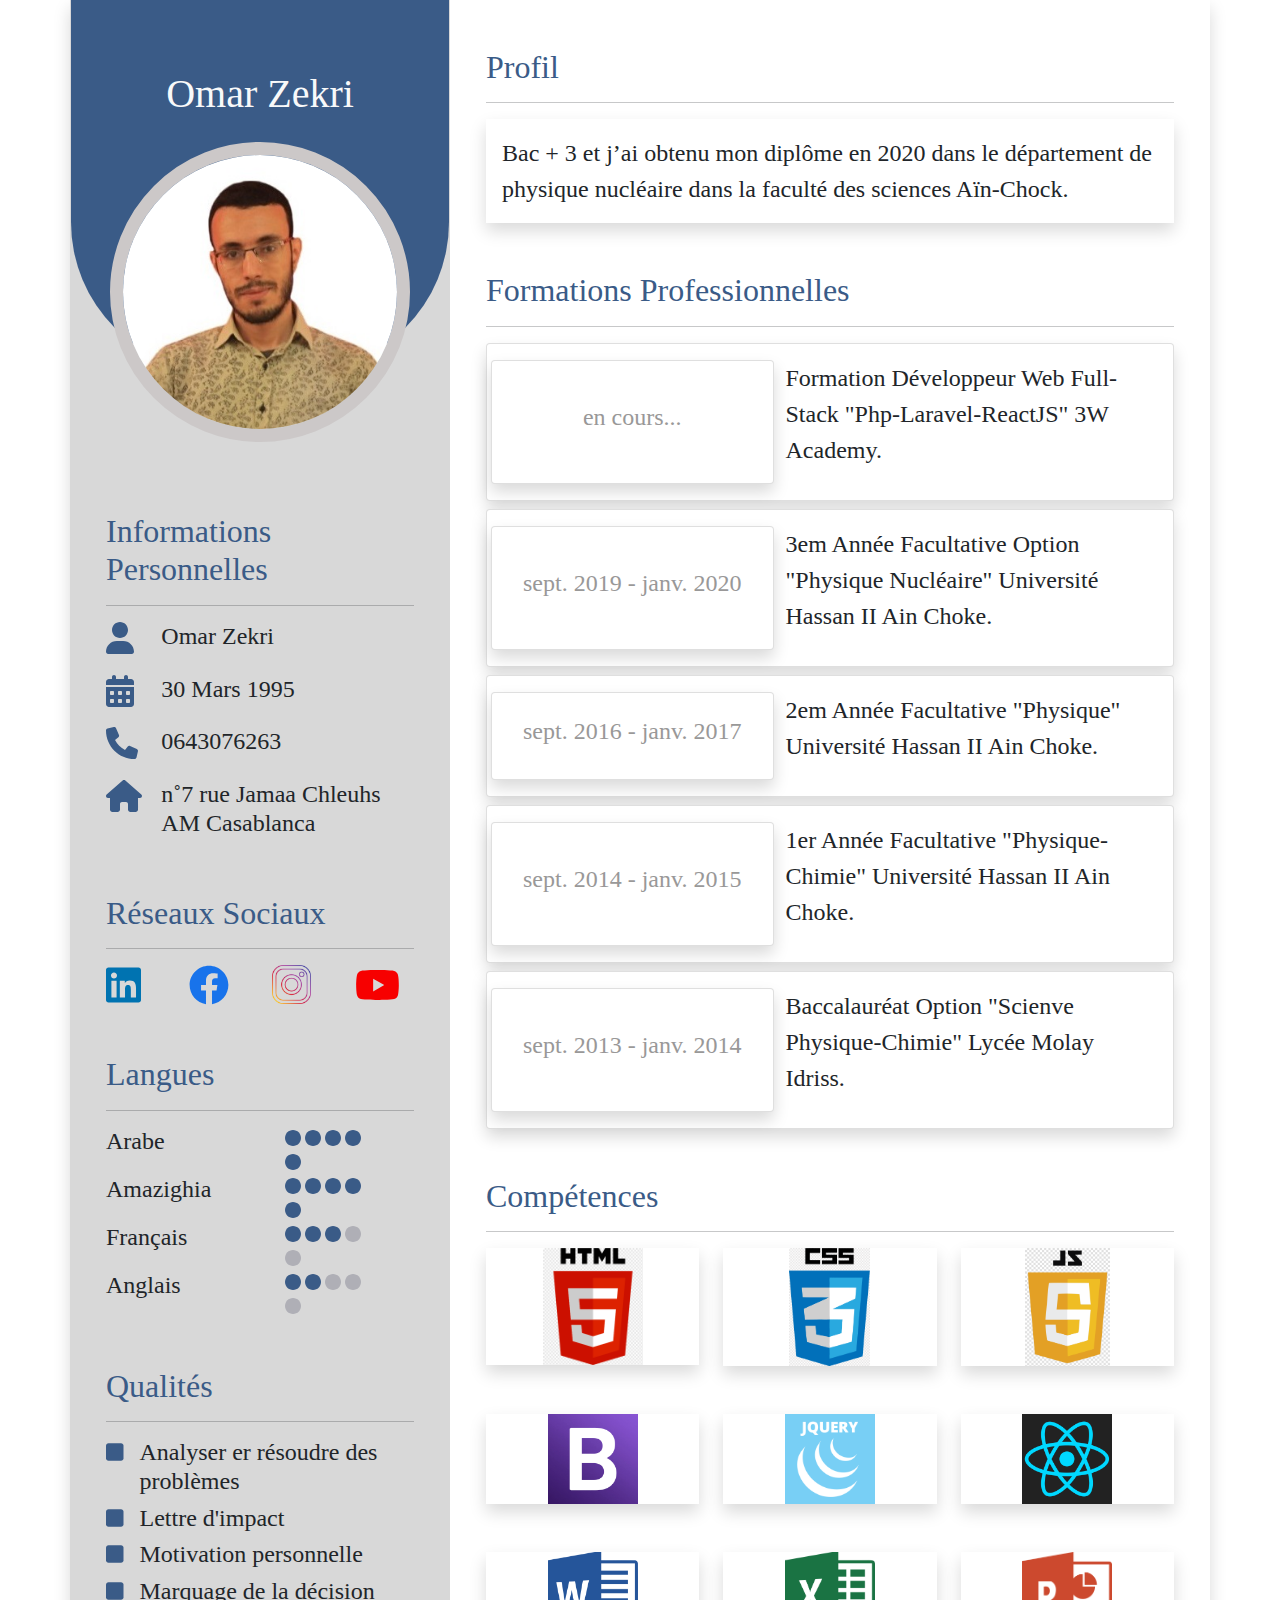
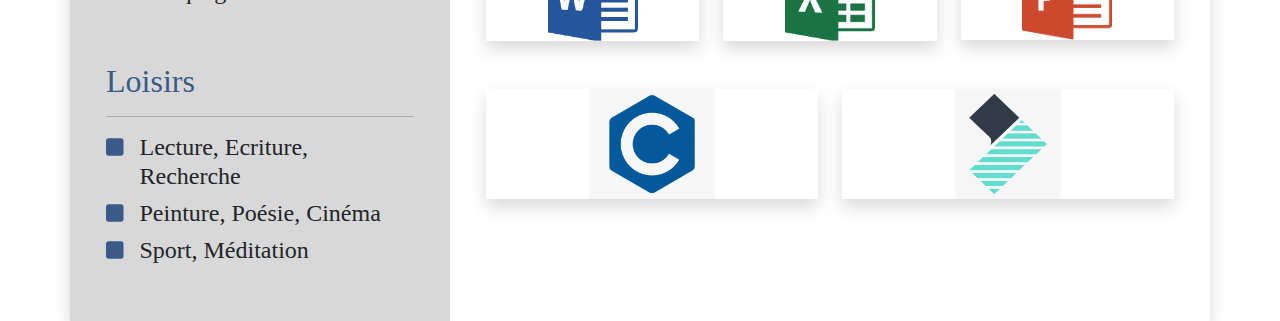
<file: index.html>
<!DOCTYPE html>
<html lang="en">
<head>
    <meta charset="UTF-8">
    <meta http-equiv="X-UA-Compatible" content="IE=edge">
    <meta name="viewport" content="width=device-width, initial-scale=1.0">
    <title>Document</title>
    <link rel="stylesheet" href="CSS/style.css">
    <link rel="stylesheet" href="CSS/bootstrap.min.css">
</head>
<body>
    <div class="container shadow">
        <div class="row">
            <div class="col-md-4 divl" style="font-family: cursive;">
                <div class="background-imag text-center">
                    <div class="nome-imag">
                        <h1 class="text-light mb-4">Omar Zekri</h1>
                        <img class="mon-imag" src="img/preview.jpg" alt="Mon Image" width="300" height="300">
                    </div>
                </div>
                <div class="container">
                    <div class="information-p">
                        <h2>Informations Personnelles</h2>
                        <hr>
                        <div class="row mb-3">
                            <div class="col-md-2">
                                <i class="fa-solid fa-user fs-2 logo-p"></i>
                            </div>
                            <div class="col-md-6">
                                <h4>Omar Zekri</h4>
                            </div>
                        </div>
                        <div class="row mb-3">
                            <div class="col-md-2">
                                <i class="fa-solid fa-calendar-days fs-2 logo-p"></i>
                            </div>
                            <div class="col-md-6">
                                <h4>30 Mars 1995</h4>
                            </div>
                        </div>
                        <div class="row mb-3">
                            <div class="col-md-2">
                                <i class="fa-solid fa-phone fs-2 logo-p"></i>
                            </div>
                            <div class="col-md-6">
                                <h4>0643076263</h4>
                            </div>
                        </div>
                        <div class="row mb-3">
                            <div class="col-md-2">
                                <i class="fa-solid fa-house fs-2 logo-p"></i>
                            </div>
                            <div class="col-md-10">
                                <h4>n˚7 rue Jamaa Chleuhs AM Casablanca</h4>
                            </div>
                        </div>
                    </div>
                    <div class="mt-5">
                        <h2>Réseaux Sociaux</h2>
                        <hr>
                        <div class="row">
                            <div class="col-md-3">
                                <i class="fa-brands fa-linkedin fs-1"></i>
                            </div>
                            <div class="col-md-3">
                                <i class="fa-brands fa-facebook fs-1"></i>
                            </div>
                            <div class="col-md-3">
                                <img src="img/insta_logo_png_transparent_background512.png" alt="" width="39">
                            </div>
                            <div class="col-md-3">
                                <i class="fa-brands fa-youtube fs-1"></i>
                            </div>
                        </div>
                    </div>
                    <div class="mt-5">
                        <h2>Langues</h2>
                        <hr>
                        <div>
                            <div>
                                <div class="row">
                                    <div class="col-md-3 me-5"><h4>Arabe</h4></div>
                                    <div class="col-md-4 ms-5">
                                        <i class="fa-solid fa-circle circle-bleu"></i>
                                        <i class="fa-solid fa-circle circle-bleu"></i>
                                        <i class="fa-solid fa-circle circle-bleu"></i>
                                        <i class="fa-solid fa-circle circle-bleu"></i>
                                        <i class="fa-solid fa-circle circle-bleu"></i>
                                    </div>
                                </div>
                                <div class="row">
                                    <div class="col-md-3 me-5"><h4>Amazighia</h4></div>
                                    <div class="col-md-4 ms-5">
                                        <i class="fa-solid fa-circle circle-bleu"></i>
                                        <i class="fa-solid fa-circle circle-bleu"></i>
                                        <i class="fa-solid fa-circle circle-bleu"></i>
                                        <i class="fa-solid fa-circle circle-bleu"></i>
                                        <i class="fa-solid fa-circle circle-bleu"></i>
                                    </div>
                                </div>
                                <div class="row">
                                    <div class="col-md-3 me-5"><h4>Français</h4></div>
                                    <div class="col-md-4 ms-5">
                                        <i class="fa-solid fa-circle circle-bleu"></i>
                                        <i class="fa-solid fa-circle circle-bleu"></i>
                                        <i class="fa-solid fa-circle circle-bleu"></i>
                                        <i class="fa-solid fa-circle circle-gry"></i>
                                        <i class="fa-solid fa-circle circle-gry"></i>
                                    </div>
                                </div>
                                <div class="row">
                                    <div class="col-md-3 me-5"><h4>Anglais</h4></div>
                                    <div class="col-md-4 ms-5">
                                        <i class="fa-solid fa-circle circle-bleu"></i>
                                        <i class="fa-solid fa-circle circle-bleu"></i>
                                        <i class="fa-solid fa-circle circle-gry"></i>
                                        <i class="fa-solid fa-circle circle-gry"></i>
                                        <i class="fa-solid fa-circle circle-gry"></i>
                                    </div>
                                </div>
                            </div>
                        </div>
                    </div>
                    <div class="mt-5">
                        <h2>Qualités</h2>
                        <hr>
                        <div>
                            <div class="d-flex">
                                <i class="fa-solid fa-square fs-5 mt-1 me-3"></i>
                                <h4>Analyser er résoudre des problèmes</h4>
                            </div>
                            <div class="d-flex">
                                <i class="fa-solid fa-square fs-5 mt-1 me-3"></i>
                                <h4>Lettre d'impact</h4>
                            </div>
                            <div class="d-flex">
                                <i class="fa-solid fa-square fs-5 mt-1 me-3"></i>
                                <h4>Motivation personnelle</h4>
                            </div>
                            <div class="d-flex">
                                <i class="fa-solid fa-square fs-5 mt-1 me-3"></i>
                                <h4>Marquage de la décision</h4>
                            </div>
                        </div>
                    </div>
                    <div class="mt-5">
                        <h2>Loisirs</h2>
                        <hr>
                        <div class="mb-5">
                            <div class="d-flex">
                                <i class="fa-solid fa-square fs-5 mt-1 me-3"></i>
                                <h4>Lecture, Ecriture, Recherche</h4>
                            </div>
                            <div class="d-flex">
                                <i class="fa-solid fa-square fs-5 mt-1 me-3"></i>
                                <h4>Peinture, Poésie, Cinéma</h4>
                            </div>
                            <div class="d-flex">
                                <i class="fa-solid fa-square fs-5 mt-1 me-3"></i>
                                <h4>Sport, Méditation</h4>
                            </div>
                        </div>
                    </div>
                </div>
            </div>
            <div class="col-md-8 divr mt-5" style="font-family: cursive;">
                <div class="container">
                    <div>
                        <h2>Profil</h2>
                        <hr>
                        <p class="shadow px-3 py-3">Bac + 3 et j’ai obtenu mon diplôme en 2020 dans le département de physique nucléaire dans la faculté des sciences Aïn-Chock.</p>
                    </div>
                    <div class="mt-5">
                        <h2>Formations Professionnelles</h2>
                        <hr>
                        <div class="card shadow px-3 py-3 mb-2">
                            <div class="row">
                                <div class="col-md-5 card shadow justify-content-center align-items-center ans">
                                    <h4>en cours...</h4>
                                </div>
                                <div class="col-md-7">
                                    <p>Formation Développeur Web Full-Stack "Php-Laravel-ReactJS" 3W Academy.</p>
                                </div>
                            </div>
                        </div>
                        <div class="card shadow px-3 py-3 mb-2">
                            <div class="row">
                                <div class="col-md-5 card shadow justify-content-center align-items-center ans">
                                    <h4>sept. 2019 - janv. 2020</h4>
                                </div>
                                <div class="col-md-7">
                                    <p>3em Année Facultative Option "Physique Nucléaire" Université Hassan II Ain Choke.</p>
                                </div>
                            </div>
                        </div>
                        <div class="card shadow px-3 py-3 mb-2">
                            <div class="row">
                                <div class="col-md-5 card shadow justify-content-center align-items-center ans">
                                    <h4>sept. 2016 - janv. 2017</h4>
                                </div>
                                <div class="col-md-7">
                                    <p>2em Année Facultative "Physique" Université Hassan II Ain Choke.</p>
                                </div>
                            </div>
                        </div>
                        <div class="card shadow px-3 py-3 mb-2">
                            <div class="row">
                                <div class="col-md-5 card shadow justify-content-center align-items-center ans">
                                    <h4>sept. 2014 - janv. 2015</h4>
                                </div>
                                <div class="col-md-7">
                                    <p>1er Année Facultative "Physique-Chimie" Université Hassan II Ain Choke.</p>
                                </div>
                            </div>
                        </div>
                        <div class="card shadow px-3 py-3 mb-2">
                            <div class="row">
                                <div class="col-md-5 card shadow justify-content-center align-items-center ans">
                                    <h4>sept. 2013 - janv. 2014</h4>
                                </div>
                                <div class="col-md-7">
                                    <p>Baccalauréat Option "Scienve Physique-Chimie" Lycée Molay Idriss.</p>
                                </div>
                            </div>
                        </div>
                    </div>
                    <div class="mt-5">
                        <h2>Compétences</h2>
                        <hr>
                        <div class="row mb-5 mt-3">
                            <div class="col-md-4">
                                <div class="text-center shadow">
                                    <img src="img/png-transparent-logo-html5-brand-design-text-logo-number.png" alt="" width="100" height="117">
                                </div>
                            </div>
                            <div class="col-md-4">
                                <div class="text-center shadow">
                                    <img src="img/png-clipart-cascading-style-sheets-css3-bootstrap-valid-blue-angle.png" alt="" width="81" height="118">
                                </div>
                            </div>
                            <div class="col-md-4">
                                <div class="text-center shadow">
                                    <img src="img/javascript-logo-svg-symbol-bottle-beverage-sunscreen-transparent-png-250897.png" alt="" width="85">
                                </div>
                            </div>
                        </div>
                        <div class="row mb-5">
                            <div class="col-md-4">
                                <div class="text-center shadow">
                                    <img src="img/bootstrap.jpg" alt="" width="90">
                                </div>
                            </div>
                            <div class="col-md-4">
                                <div class="text-center shadow">
                                    <img src="img/jquery-icon-17.jpg" alt="" width="90">
                                </div>
                            </div>
                            <div class="col-md-4">
                                <div class="text-center shadow">
                                    <img src="img/react-1-logo-png-transparent.png" alt="" width="90">
                                </div>
                            </div>
                        </div>
                        <div class="row mb-5">
                            <div class="col-md-4">
                                <div class="text-center shadow">
                                    <img src="img/Microsoft_Word_2013-2019_logo.svg.png" alt="" width="90">
                                </div>
                            </div>
                            <div class="col-md-4">
                                <div class="text-center shadow">
                                    <img src="img/Microsoft_Excel_2013-2019_logo.svg.png" alt="" width="90">
                                </div>
                            </div>
                            <div class="col-md-4">
                                <div class="text-center shadow">
                                    <img src="img/Microsoft_PowerPoint_2013-2019_logo.svg.png" alt="" width="90">
                                </div>
                            </div>
                        </div>
                        <div class="row mb-5">
                            <div class="col-md-6">
                                <div class="text-center shadow">
                                    <img src="img/403-4039227_c-language-logo-png-transparent-png.png" alt="" width="126">
                                </div>
                            </div>
                            <div class="col-md-6">
                                <div class="text-center shadow">
                                    <img src="img/16-167091_logo-filmora-square-filmora-logo-png.png" alt="" width="106" height="110">
                                </div>
                            </div>
                        </div>
                    </div>
                </div>
            </div>
        </div>
    </div>

    <script src="https://cdn.jsdelivr.net/npm/bootstrap@5.1.3/dist/js/bootstrap.bundle.min.js" integrity="sha384-ka7Sk0Gln4gmtz2MlQnikT1wXgYsOg+OMhuP+IlRH9sENBO0LRn5q+8nbTov4+1p" crossorigin="anonymous"></script>
    <script src="js/all.min.js"></script>
</body>
</html>
</file>
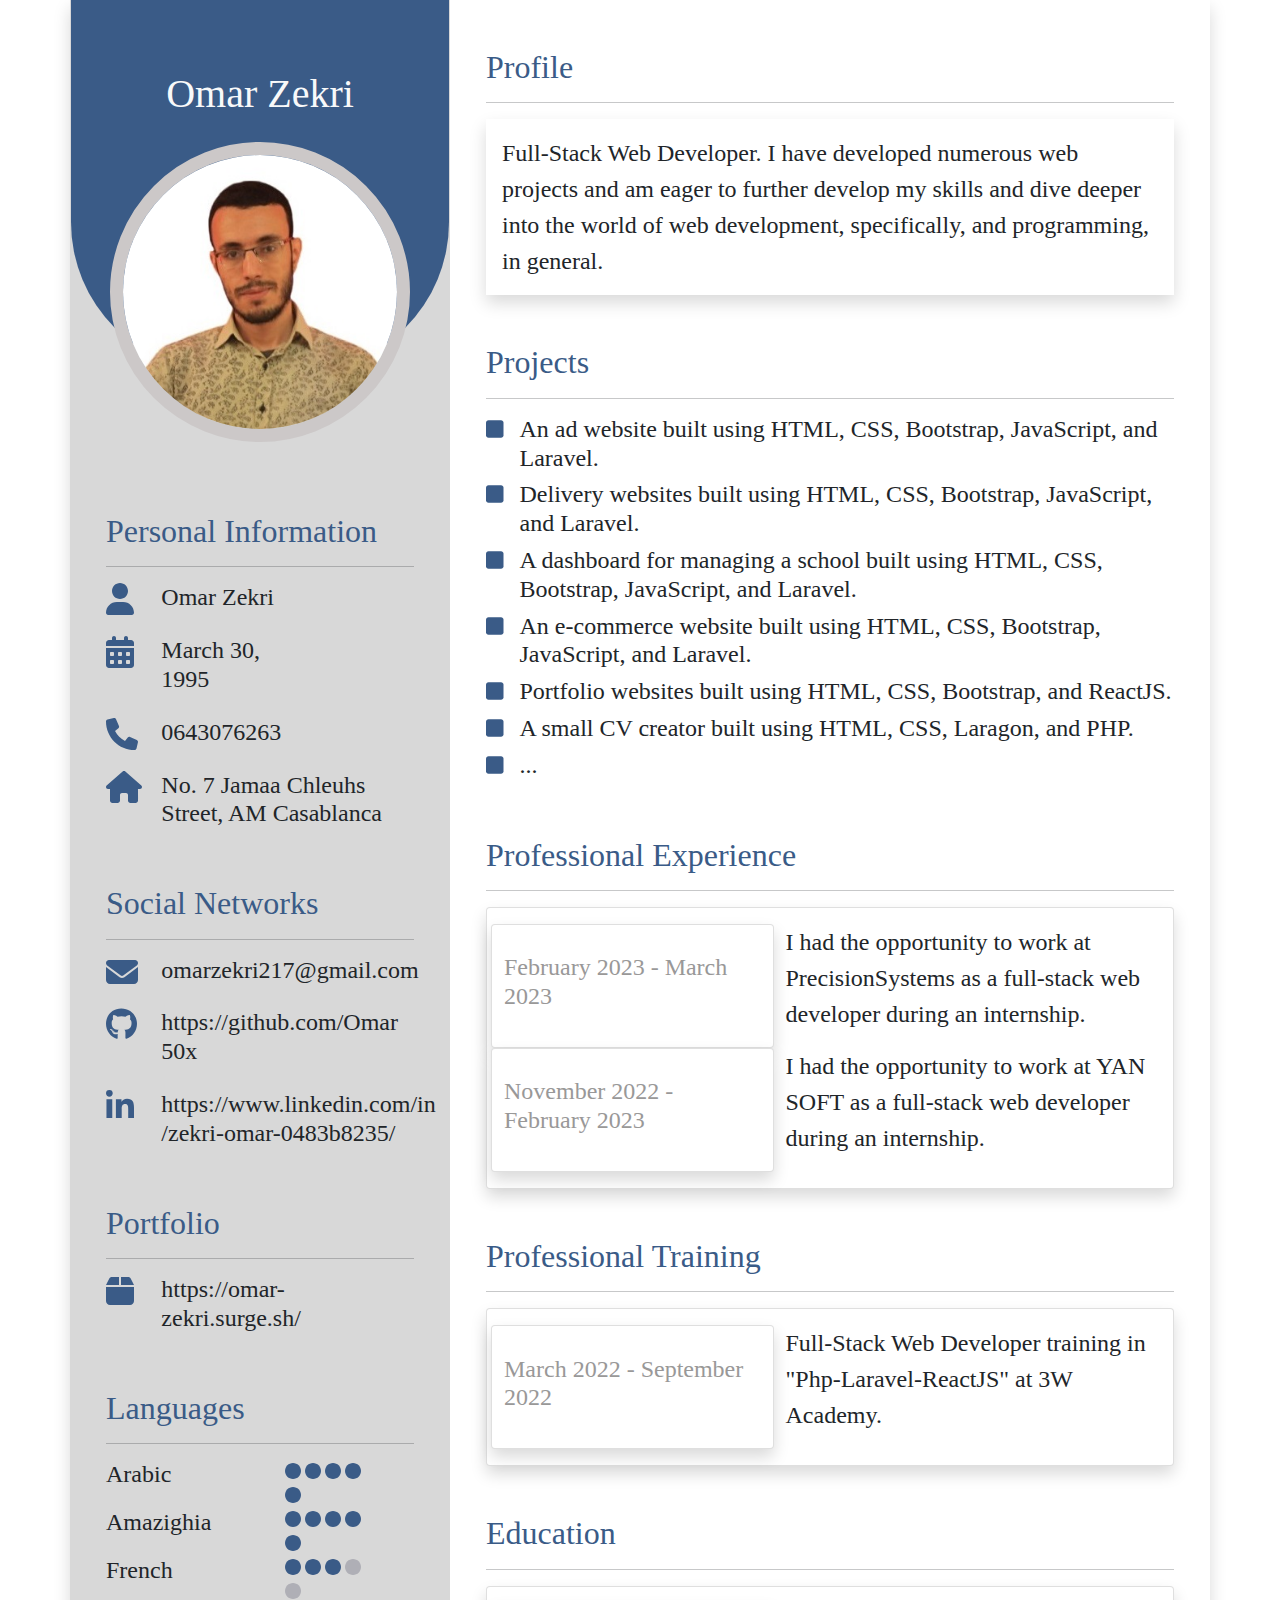
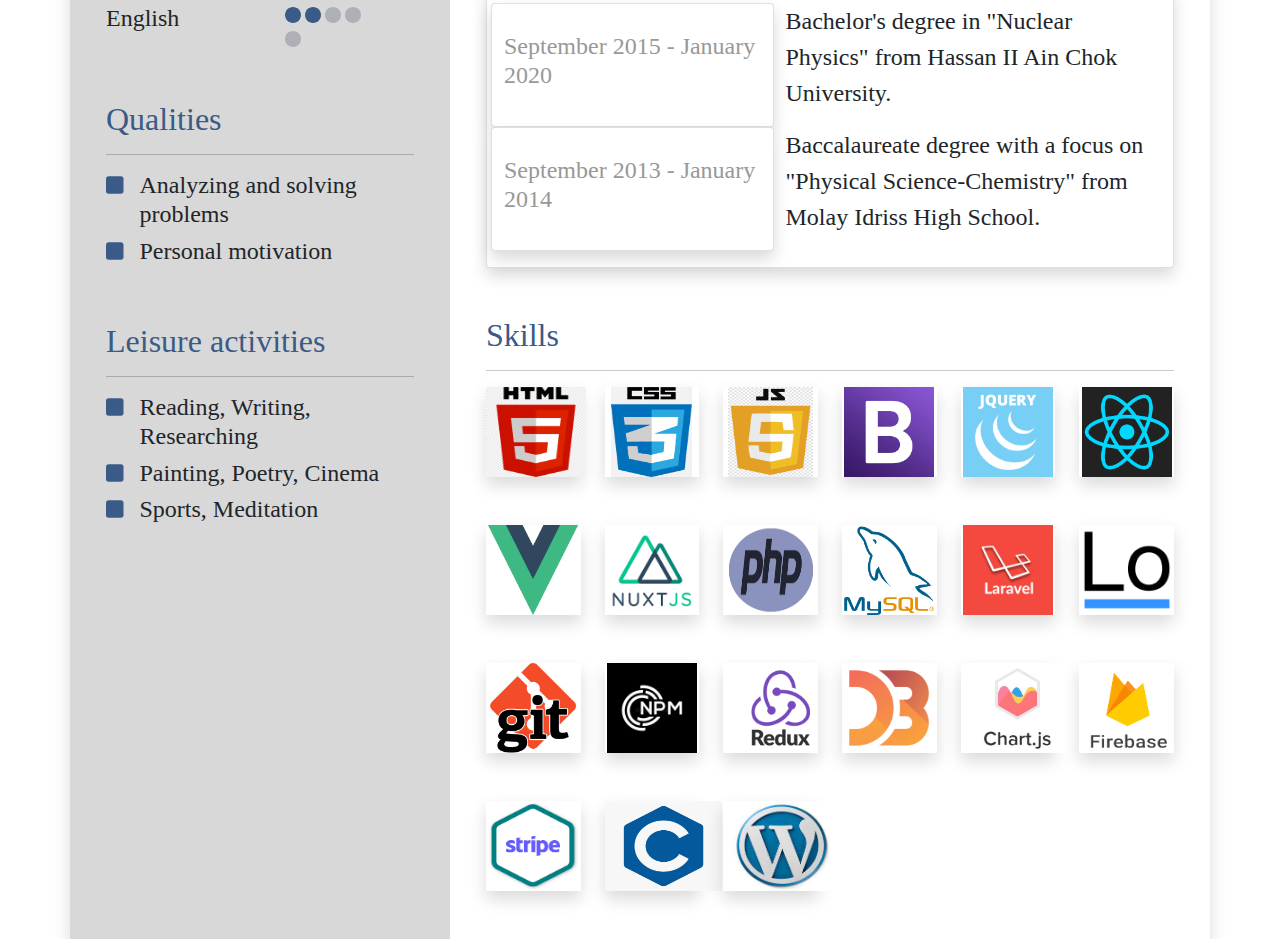
<file: en.html>
<!DOCTYPE html>
<html lang="en">
<head>
    <meta charset="UTF-8">
    <meta http-equiv="X-UA-Compatible" content="IE=edge">
    <meta name="viewport" content="width=device-width, initial-scale=1.0">
    <title>Document</title>
    <link rel="stylesheet" href="CSS/style.css">
    <link rel="stylesheet" href="CSS/bootstrap.min.css">
</head>
<body>
    <div class="container shadow">
        <div class="row">
            <div class="col-md-4 divl" style="font-family: cursive;">
                <div class="background-imag text-center">
                    <div class="nome-imag">
                        <h1 class="text-light mb-4">Omar Zekri</h1>
                        <img class="mon-imag" src="img/preview.jpg" alt="Mon Image" width="300" height="300">
                    </div>
                </div>
                <div class="container">
                    <div class="information-p">
                        <h2>Personal Information</h2>
                        <hr>
                        <div class="row mb-3">
                            <div class="col-md-2">
                                <i class="fa-solid fa-user fs-2 logo-p"></i>
                            </div>
                            <div class="col-md-6">
                                <h4>Omar Zekri</h4>
                            </div>
                        </div>
                        <div class="row mb-3">
                            <div class="col-md-2">
                                <i class="fa-solid fa-calendar-days fs-2 logo-p"></i>
                            </div>
                            <div class="col-md-6">
                                <h4>March 30, 1995</h4>
                            </div>
                        </div>
                        <div class="row mb-3">
                            <div class="col-md-2">
                                <i class="fa-solid fa-phone fs-2 logo-p"></i>
                            </div>
                            <div class="col-md-6">
                                <h4>0643076263</h4>
                            </div>
                        </div>
                        <div class="row mb-3">
                            <div class="col-md-2">
                                <i class="fa-solid fa-house fs-2 logo-p"></i>
                            </div>
                            <div class="col-md-10">
                                <h4>No. 7 Jamaa Chleuhs Street, AM Casablanca</h4>
                            </div>
                        </div>
                    </div>
                    <div class="mt-5">
                        <h2>Social Networks</h2>
                        <hr>
                        <div class="row mb-3">
                            <div class="col-md-2">
                                <i class="fa-solid fa-envelope fs-2 logo-p"></i>                            
                            </div>
                            <div class="col-md-10">
                                <h4>omarzekri217@gmail.com</h4>
                            </div>
                        </div>
                        <div class="row mb-3">
                            <div class="col-md-2">
                                <i class="fa-brands fa-github fs-2 logo-p"></i>                            
                            </div>
                            <div class="col-md-10">
                                <h4>https://github.com/Omar<wbr>50x</h4>
                            </div>
                        </div>
                        <div class="row mb-3">
                            <div class="col-md-2">
                                <i class="fa-brands fa-linkedin-in fs-2 logo-p"></i>                            
                            </div>
                            <div class="col-md-10">
                                <h4>https://www.linkedin.com/in<wbr>/zekri-omar-0483b8235/</h4>
                            </div>
                        </div>
                    </div>
                    <div class="mt-5">
                        <h2>Portfolio</h2>
                        <hr>
                        <div class="row mb-3">
                            <div class="col-md-2">
                                <i class="fa-solid fa-box fs-2 logo-p"></i>                            
                            </div>
                            <div class="col-md-10">
                                <h4>https://omar-zekri.surge.sh/</h4>
                            </div>
                        </div>
                    </div>
                    <div class="mt-5">
                        <h2>Languages</h2>
                        <hr>
                        <div>
                            <div>
                                <div class="row">
                                    <div class="col-md-3 me-5"><h4>Arabic</h4></div>
                                    <div class="col-md-4 ms-5">
                                        <i class="fa-solid fa-circle circle-bleu"></i>
                                        <i class="fa-solid fa-circle circle-bleu"></i>
                                        <i class="fa-solid fa-circle circle-bleu"></i>
                                        <i class="fa-solid fa-circle circle-bleu"></i>
                                        <i class="fa-solid fa-circle circle-bleu"></i>
                                    </div>
                                </div>
                                <div class="row">
                                    <div class="col-md-3 me-5"><h4>Amazighia</h4></div>
                                    <div class="col-md-4 ms-5">
                                        <i class="fa-solid fa-circle circle-bleu"></i>
                                        <i class="fa-solid fa-circle circle-bleu"></i>
                                        <i class="fa-solid fa-circle circle-bleu"></i>
                                        <i class="fa-solid fa-circle circle-bleu"></i>
                                        <i class="fa-solid fa-circle circle-bleu"></i>
                                    </div>
                                </div>
                                <div class="row">
                                    <div class="col-md-3 me-5"><h4>French</h4></div>
                                    <div class="col-md-4 ms-5">
                                        <i class="fa-solid fa-circle circle-bleu"></i>
                                        <i class="fa-solid fa-circle circle-bleu"></i>
                                        <i class="fa-solid fa-circle circle-bleu"></i>
                                        <i class="fa-solid fa-circle circle-gry"></i>
                                        <i class="fa-solid fa-circle circle-gry"></i>
                                    </div>
                                </div>
                                <div class="row">
                                    <div class="col-md-3 me-5"><h4>English</h4></div>
                                    <div class="col-md-4 ms-5">
                                        <i class="fa-solid fa-circle circle-bleu"></i>
                                        <i class="fa-solid fa-circle circle-bleu"></i>
                                        <i class="fa-solid fa-circle circle-gry"></i>
                                        <i class="fa-solid fa-circle circle-gry"></i>
                                        <i class="fa-solid fa-circle circle-gry"></i>
                                    </div>
                                </div>
                            </div>
                        </div>
                    </div>
                    <div class="mt-5">
                        <h2>Qualities</h2>
                        <hr>
                        <div>
                            <div class="d-flex">
                                <i class="fa-solid fa-square fs-5 mt-1 me-3"></i>
                                <h4>Analyzing and solving problems</h4>
                            </div>
                            <!-- <div class="d-flex">
                                <i class="fa-solid fa-square fs-5 mt-1 me-3"></i>
                                <h4>Lettre d'impact</h4>
                            </div> -->
                            <div class="d-flex">
                                <i class="fa-solid fa-square fs-5 mt-1 me-3"></i>
                                <h4>Personal motivation</h4>
                            </div>
                            <!-- <div class="d-flex">
                                <i class="fa-solid fa-square fs-5 mt-1 me-3"></i>
                                <h4>Marquage de la décision</h4>
                            </div> -->
                        </div>
                    </div>
                    <div class="mt-5">
                        <h2>Leisure activities</h2>
                        <hr>
                        <div class="mb-5">
                            <div class="d-flex">
                                <i class="fa-solid fa-square fs-5 mt-1 me-3"></i>
                                <h4>Reading, Writing, Researching</h4>
                            </div>
                            <div class="d-flex">
                                <i class="fa-solid fa-square fs-5 mt-1 me-3"></i>
                                <h4>Painting, Poetry, Cinema</h4>
                            </div>
                            <div class="d-flex">
                                <i class="fa-solid fa-square fs-5 mt-1 me-3"></i>
                                <h4>Sports, Meditation</h4>
                            </div>
                        </div>
                    </div>
                </div>
            </div>
            <div class="col-md-8 divr mt-5" style="font-family: cursive;">
                <div class="container">
                    <div>
                        <h2>Profile</h2>
                        <hr>
                        <p class="shadow px-3 py-3">Full-Stack Web Developer. I have developed numerous web projects and am eager to further develop my skills and dive deeper into the world of web development, specifically, and programming, in general.</p>
                    </div>
                    <div class="mt-5">
                        <h2>Projects</h2>
                        <hr>
                        <div class="mb-5">
                            <div class="d-flex">
                                <i class="fa-solid fa-square fs-5 mt-1 me-3"></i>
                                <h4>An ad website built using HTML, CSS, Bootstrap, JavaScript, and Laravel.</h4>
                            </div>
                            <div class="d-flex">
                                <i class="fa-solid fa-square fs-5 mt-1 me-3"></i>
                                <h4>Delivery websites built using HTML, CSS, Bootstrap, JavaScript, and Laravel.</h4>
                            </div>
                            <div class="d-flex">
                                <i class="fa-solid fa-square fs-5 mt-1 me-3"></i>
                                <h4>A dashboard for managing a school built using HTML, CSS, Bootstrap, JavaScript, and Laravel.</h4>
                            </div>
                            <div class="d-flex">
                                <i class="fa-solid fa-square fs-5 mt-1 me-3"></i>
                                <h4>An e-commerce website built using HTML, CSS, Bootstrap, JavaScript, and Laravel.</h4>
                            </div>
                            <div class="d-flex">
                                <i class="fa-solid fa-square fs-5 mt-1 me-3"></i>
                                <h4>Portfolio websites built using HTML, CSS, Bootstrap, and ReactJS.</h4>
                            </div>
                            <div class="d-flex">
                                <i class="fa-solid fa-square fs-5 mt-1 me-3"></i>
                                <h4>A small CV creator built using HTML, CSS, Laragon, and PHP.</h4>
                            </div>
                            <div class="d-flex">
                                <i class="fa-solid fa-square fs-5 mt-1 me-3"></i>
                                <h4>...</h4>
                            </div>
                        </div>
                    </div>
                    <div class="mt-5">
                        <h2>Professional Experience</h2>
                        <hr>
                        <div class="card shadow px-3 py-3 mb-2">
                            <div class="row">
                                <div class="col-md-5 card shadow justify-content-center align-items-center ans">
                                    <h4>February 2023 - March 2023</h4>
                                </div>
                                <div class="col-md-7">
                                    <p>I had the opportunity to work at PrecisionSystems as a full-stack web developer during an internship.</p>
                                </div>
                            </div>
                            <div class="row">
                                <div class="col-md-5 card shadow justify-content-center align-items-center ans">
                                    <h4>November 2022 - February 2023</h4>
                                </div>
                                <div class="col-md-7">
                                    <p>I had the opportunity to work at YAN SOFT as a full-stack web developer during an internship.</p>
                                </div>
                            </div>
                        </div>
                    </div>
                    <div class="mt-5">
                        <h2>Professional Training</h2>
                        <hr>
                        <div class="card shadow px-3 py-3 mb-2">
                            <div class="row">
                                <div class="col-md-5 card shadow justify-content-center align-items-center ans">
                                    <h4>March 2022 - September 2022</h4>
                                </div>
                                <div class="col-md-7">
                                    <p>Full-Stack Web Developer training in "Php-Laravel-ReactJS" at 3W Academy.</p>
                                </div>
                            </div>
                        </div>
                    </div>
                    <div class="mt-5">
                        <h2>Education</h2>
                        <hr>
                        <div class="card shadow px-3 py-3 mb-2">
                            <div class="row">
                                <div class="col-md-5 card shadow justify-content-center align-items-center ans">
                                    <h4>September 2015 - January 2020</h4>
                                </div>
                                <div class="col-md-7">
                                    <p>Bachelor's degree in "Nuclear Physics" from Hassan II Ain Chok University.</p>
                                </div>
                                <div class="col-md-5 card shadow justify-content-center align-items-center ans">
                                    <h4>September 2013 - January 2014</h4>
                                </div>
                                <div class="col-md-7">
                                    <p>Baccalaureate degree with a focus on "Physical Science-Chemistry" from Molay Idriss High School.</p>
                                </div>
                            </div>
                        </div>
                    </div>
                    <div class="mt-5">
                        <h2>Skills</h2>
                        <hr>
                        <div class="row mb-5 mt-3">
                            <div class="col-md-2">
                                <div class="text-center shadow">
                                    <img src="img/png-transparent-logo-html5-brand-design-text-logo-number.png" alt="" width="100" height="90">
                                </div>
                            </div>
                            <div class="col-md-2">
                                <div class="text-center shadow">
                                    <img src="img/png-clipart-cascading-style-sheets-css3-bootstrap-valid-blue-angle.png" alt="" width="81" height="90">
                                </div>
                            </div>
                            <div class="col-md-2">
                                <div class="text-center shadow">
                                    <img src="img/javascript-logo-svg-symbol-bottle-beverage-sunscreen-transparent-png-250897.png" alt="" width="85" height="90">
                                </div>
                            </div>
                            <div class="col-md-2">
                                <div class="text-center shadow">
                                    <img src="img/bootstrap.jpg" alt="" width="90" height="90">
                                </div>
                            </div>
                            <div class="col-md-2">
                                <div class="text-center shadow">
                                    <img src="img/jquery-icon-17.jpg" alt="" width="90">
                                </div>
                            </div>
                            <div class="col-md-2">
                                <div class="text-center shadow">
                                    <img src="img/react-1-logo-png-transparent.png" alt="" width="90">
                                </div>
                            </div>
                        </div>
                        <div class="row mb-5">
                            <div class="col-md-2">
                                <div class="text-center shadow">
                                    <img src="img/Vuejs.png" alt="" width="90" height="90">
                                </div>
                            </div>
                            <div class="col-md-2">
                                <div class="text-center shadow">
                                    <img src="img/NuxtJS_Logo.png" alt="" width="90" height="90">
                                </div>
                            </div>
                            <div class="col-md-2">
                                <div class="text-center shadow">
                                    <img src="img/php.png" alt="" width="90" height="90">
                                </div>
                            </div>
                            <div class="col-md-2">
                                <div class="text-center shadow">
                                    <img src="img/mysql.png" alt="" width="90">
                                </div>
                            </div>
                            <div class="col-md-2">
                                <div class="text-center shadow">
                                    <img src="img/laravel.jpg" alt="" width="90">
                                </div>
                            </div>
                            <div class="col-md-2">
                                <div class="text-center shadow">
                                    <img src="img/lodash.png" alt="" width="90">
                                </div>
                            </div>
                        </div>
                        <div class="row mb-5">
                            <div class="col-md-2">
                                <div class="text-center shadow">
                                    <img src="img/git.jpg" alt="" width="90">
                                </div>
                            </div>
                            <div class="col-md-2">
                                <div class="text-center shadow">
                                    <img src="img/npm.jpg" alt="" width="90">
                                </div>
                            </div>
                            <div class="col-md-2">
                                <div class="text-center shadow">
                                    <img src="img/redux.png" alt="" width="115">
                                </div>
                            </div>
                            <div class="col-md-2">
                                <div class="text-center shadow">
                                    <img src="img/d3js.png" alt="" width="90">
                                </div>
                            </div>
                            <div class="col-md-2">
                                <div class="text-center shadow">
                                    <img src="img/chartjs.jpg" alt="" width="111">
                                </div>
                            </div>
                            <div class="col-md-2">
                                <div class="text-center shadow">
                                    <img src="img/firebase.png" alt="" width="99" height="90">
                                </div>
                            </div>
                        </div>
                        <div class="row mb-5">
                            <div class="col-md-2">
                                <div class="text-center shadow">
                                    <img src="img/stripe.png" alt="" width="90" height="90">
                                </div>
                            </div>
                            <div class="col-md-2">
                                <div class="text-center shadow">
                                    <img src="img/403-4039227_c-language-logo-png-transparent-png.png" alt="" width="117" height="90">
                                </div>
                            </div>
                            <div class="col-md-2">
                                <div class="text-center shadow">
                                    <img src="img/download.jpg" alt="" width="117" height="90">
                                </div>
                            </div>
                        </div>
                    </div>
                </div>
            </div>
        </div>
    </div>

    <script src="https://cdn.jsdelivr.net/npm/bootstrap@5.1.3/dist/js/bootstrap.bundle.min.js" integrity="sha384-ka7Sk0Gln4gmtz2MlQnikT1wXgYsOg+OMhuP+IlRH9sENBO0LRn5q+8nbTov4+1p" crossorigin="anonymous"></script>
    <script src="js/all.min.js"></script>
</body>
</html>
</file>
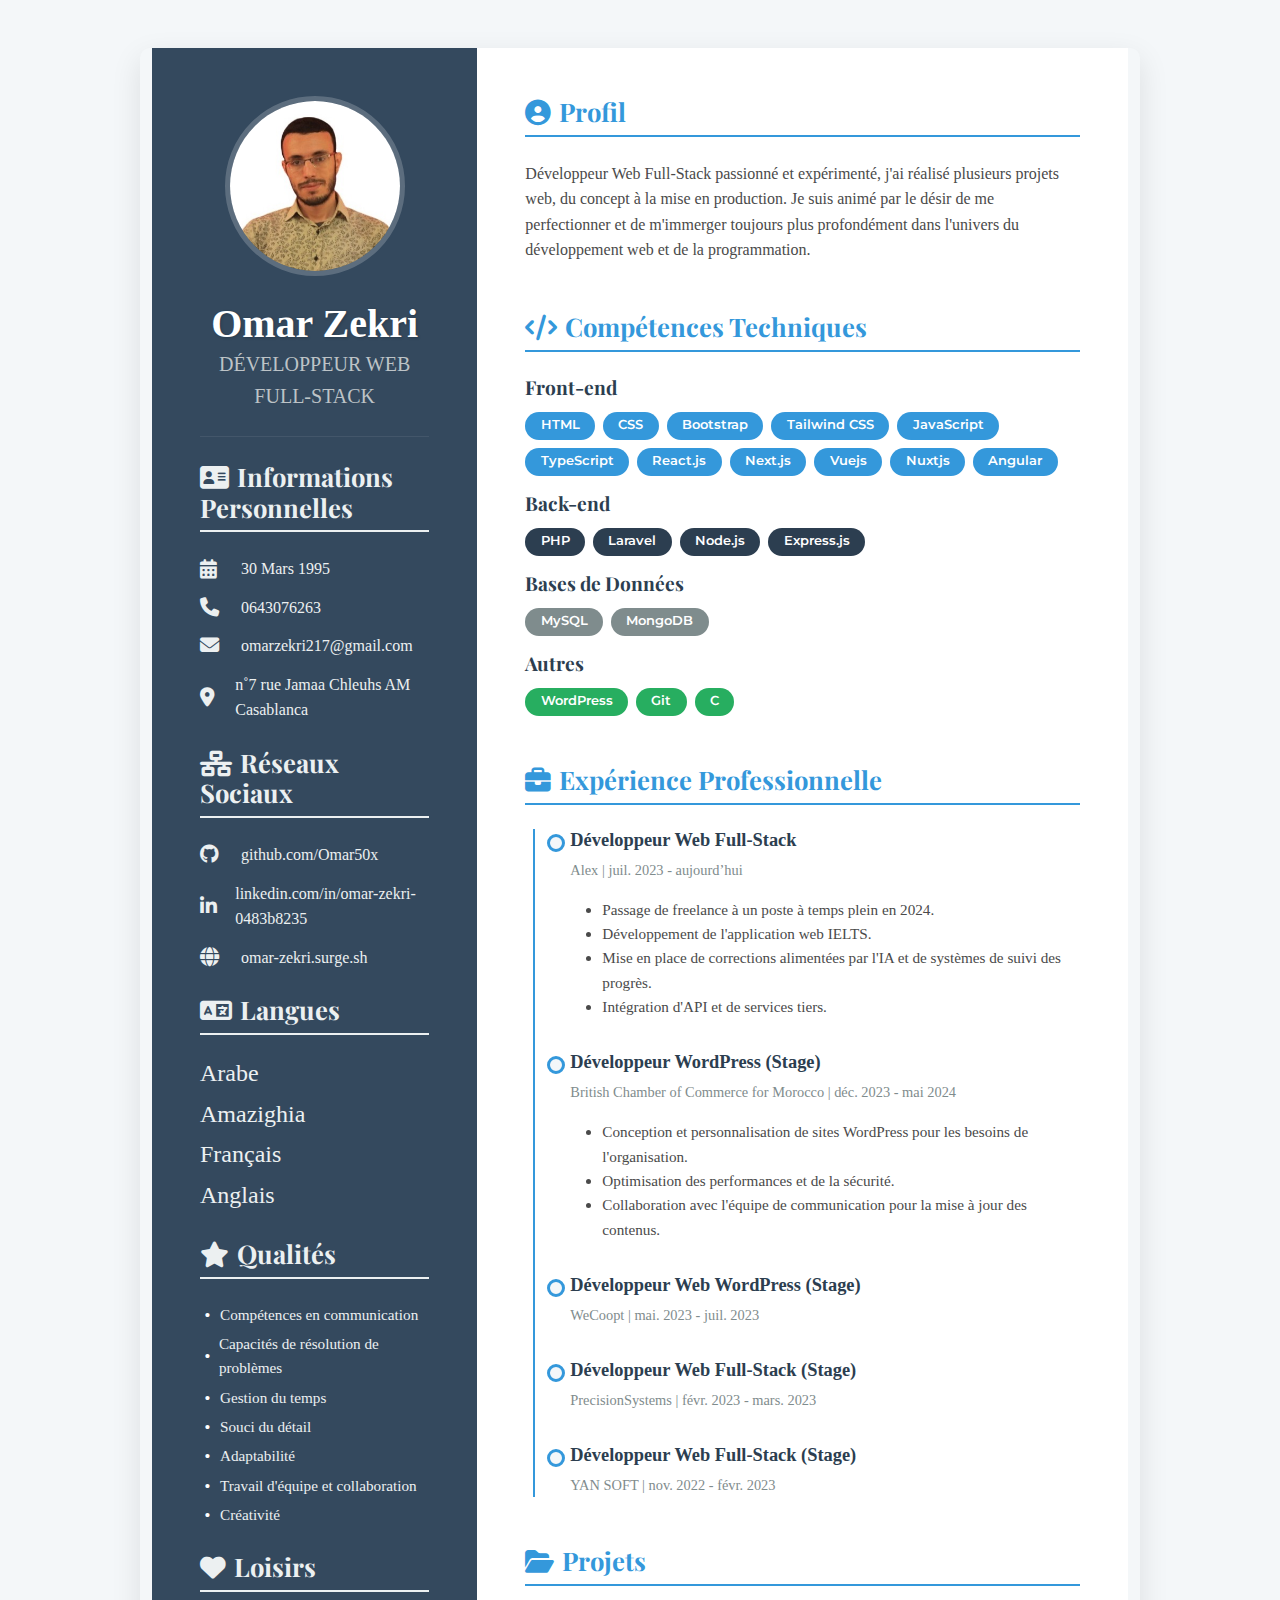
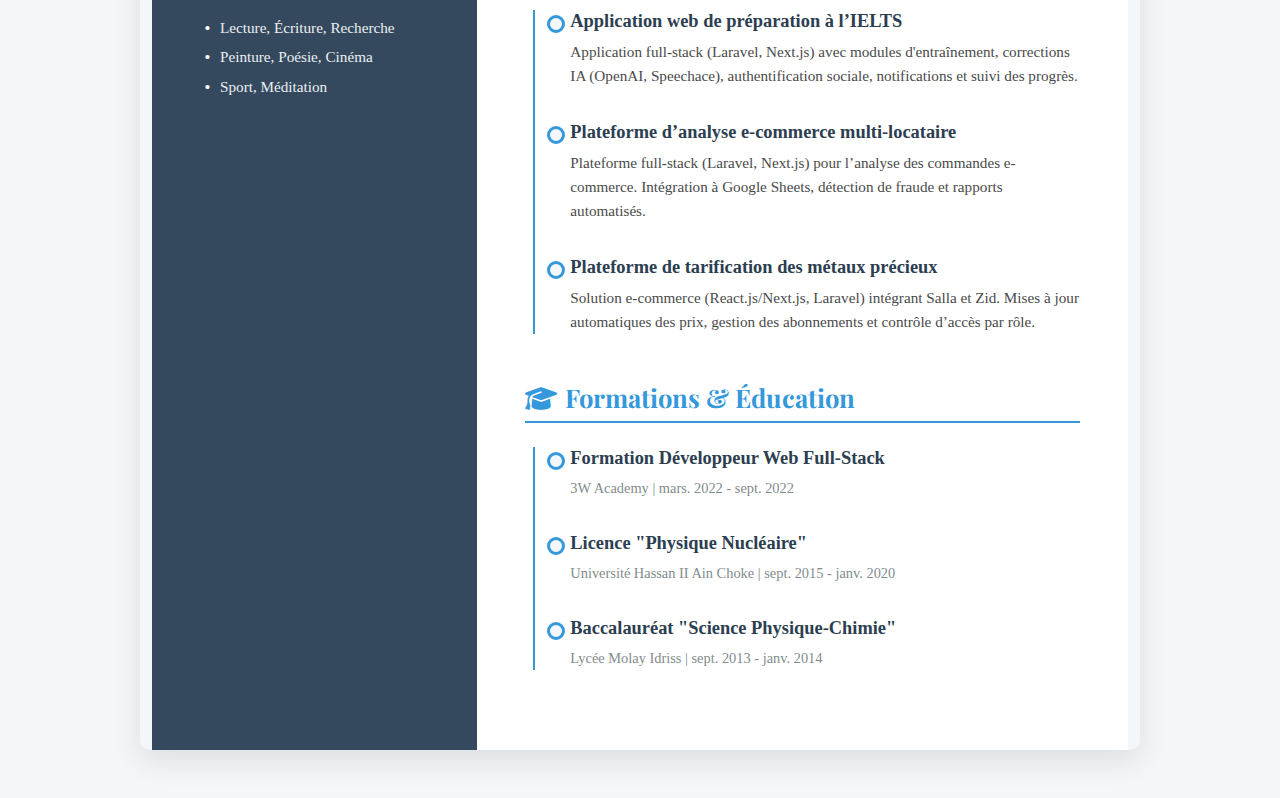
<file: pdf.html>
<!DOCTYPE html>
<html lang="fr">
<head>
    <meta charset="UTF-8">
    <meta name="viewport" content="width=device-width, initial-scale=1.0">
    <title>CV de Omar Zekri</title>
    <link rel="preconnect" href="https://fonts.googleapis.com">
    <link rel="preconnect" href="https://fonts.gstatic.com" crossorigin>
    <link href="https://fonts.googleapis.com/css2?family=Montserrat:wght@400;600;700&family=Playfair+Display:wght@400;700&display=swap" rel="stylesheet">
    <link rel="stylesheet" href="https://cdnjs.cloudflare.com/ajax/libs/bootstrap/5.3.3/css/bootstrap.min.css">
    <link rel="stylesheet" href="https://cdnjs.cloudflare.com/ajax/libs/font-awesome/6.5.2/css/all.min.css">
    <style>
        /* --- Root Variables for a Refined Color Palette --- */
        :root {
            --primary-color: #2c3e50;   /* A deep, professional blue-gray */
            --secondary-color: #34495e; /* Slightly darker shade for contrast */
            --accent-color: #3498db;    /* A vibrant, professional blue for highlights */
            --background-color: #f4f7f9; /* A light, clean off-white background */
            --text-color: #4a4a4a;      /* A soft black for readability */
            --light-text-color: #7f8c8d;/* A lighter gray for subheadings and details */
            --card-bg-color: #ffffff;   /* White for card backgrounds */
        }

        /* --- General Body and Container Styles --- */
        body {
            background-color: var(--background-color);
            font-family: cursive;
            color: var(--text-color);
            line-height: 1.6;
        }

        .cv-page {
            max-width: 1000px;
            margin: 2rem auto;
            border-radius: 10px;
            overflow: hidden;
            box-shadow: 0 10px 30px rgba(0, 0, 0, 0.1);
        }

        .left-column {
            background-color: var(--secondary-color);
            color: #ecf0f1; /* Light gray for legibility on dark background */
        }

        .right-column {
            background-color: var(--card-bg-color);
        }

        /* --- Profile and Header Styles --- */
        .profile-img {
            width: 180px;
            height: 180px;
            border-radius: 50%;
            object-fit: cover;
            border: 5px solid rgba(255, 255, 255, 0.2);
            transition: transform 0.3s ease;
        }
        .profile-img:hover {
            transform: scale(1.05);
        }

        h1 {
            /* font-family: 'Playfair Display', serif; */
            font-weight: 700;
            font-size: 2.5rem;
            color: #fff;
            text-shadow: 1px 1px 3px rgba(0, 0, 0, 0.2);
        }

        .subtitle {
            font-size: 1.25rem;
            color: #bdc3c7;
        }

        .section-title {
            font-family: 'Playfair Display', serif;
            font-weight: 700;
            font-size: 1.6rem;
            color: var(--accent-color);
            border-bottom: 2px solid var(--accent-color);
            padding-bottom: 0.5rem;
            margin-bottom: 1.5rem;
        }

        .left-column .section-title {
            color: #ecf0f1; /* White for readability on the dark background */
            border-bottom-color: #ecf0f1;
        }
        
        .section-icon {
            color: var(--accent-color);
        }

        .left-column .section-icon {
            color: #ecf0f1;
        }

        /* --- List and Progress Bar Styles --- */
        .list-unstyled li {
            color: #ecf0f1;
            display: flex;
            align-items: center;
            margin-bottom: 0.8rem;
        }

        .list-unstyled li span, .list-unstyled li a {
            color: #ecf0f1;
            text-decoration: none;
            transition: color 0.3s ease;
        }

        .list-unstyled li a:hover {
            color: var(--accent-color);
        }

        .list-unstyled .fa-solid, .list-unstyled .fa-brands {
            color: #ecf0f1;
            font-size: 1.2rem;
            width: 25px; /* Fixed width for alignment */
        }
        
        .progress {
            height: 6px;
            background-color: rgba(255, 255, 255, 0.2);
        }

        .progress-bar {
            background-color: var(--accent-color);
        }

        .qualities-list li {
            font-size: 0.95rem;
            margin-bottom: 5px;
            position: relative;
            padding-left: 20px;
        }

        .qualities-list li::before {
            content: "•";
            color: var(--accent-color);
            font-weight: bold;
            display: inline-block;
            width: 1em;
            margin-left: -1em;
        }
        
        .left-column .qualities-list li {
            color: #ecf0f1;
        }
        
        .left-column .qualities-list li::before {
            color: #fff;
        }


        /* --- Skills Badges --- */
        .competence-group .badge {
            font-family: 'Montserrat', sans-serif;
            font-weight: 600;
            padding: 0.6em 1.2em;
            font-size: 0.8rem;
            border-radius: 20px;
            transition: transform 0.2s ease, background-color 0.2s ease;
        }
        
        .competence-group .badge:hover {
            transform: translateY(-2px);
            box-shadow: 0 4px 8px rgba(0,0,0,0.1);
        }

        .badge-primary {
            background-color: var(--accent-color) !important;
            color: white !important;
        }

        .badge-secondary {
            background-color: var(--primary-color) !important;
            color: white !important;
        }
        
        .badge-info {
            background-color: #7f8c8d !important; /* A neutral tone */
            color: white !important;
        }
        
        .badge-success {
            background-color: #27ae60 !important; /* A professional green */
            color: white !important;
        }
        
        .competence-category {
            font-family: 'Playfair Display', serif;
            font-size: 1.2rem;
            font-weight: 700;
            color: var(--primary-color);
            margin-bottom: 0.8rem;
        }

        /* --- Timeline Styles for Experience and Education --- */
        .timeline {
            position: relative;
            padding-left: 30px;
        }

        .timeline::before {
            content: '';
            position: absolute;
            top: 0;
            left: 8px;
            height: 100%;
            width: 2px;
            background-color: var(--accent-color);
        }

        .timeline-item {
            position: relative;
            margin-bottom: 2rem;
        }

        .timeline-dot {
            position: absolute;
            left: -8px;
            top: 5px;
            width: 18px;
            height: 18px;
            background-color: var(--background-color);
            border: 3px solid var(--accent-color);
            border-radius: 50%;
            z-index: 1;
        }

        .timeline-content {
            margin-left: 15px;
        }
        
        .timeline-content h4 {
            font-size: 1.15rem;
            font-weight: 700;
            color: var(--primary-color);
            margin-bottom: 0.2rem;
        }

        .timeline-content .text-muted {
            font-size: 0.9rem;
            color: var(--light-text-color) !important;
        }
        
        .timeline-content p, .timeline-content ul {
            font-size: 0.95rem;
            margin-top: 0.5rem;
        }

        /* --- Print-Specific Styles (Refined) --- */
        @media print {
            body {
                background: none;
                color: #000;
                font-size: 11pt;
            }
            .cv-page {
                box-shadow: none;
                margin: 0;
                border-radius: 0;
            }
            .left-column {
                background-color: #f0f0f0 !important;
                color: #000 !important;
            }
            .right-column {
                background-color: #fff !important;
                color: #000 !important;
            }
            h1, .subtitle {
                color: #000 !important;
            }
            .section-title {
                color: #000 !important;
                border-bottom: 1px solid #ccc !important;
            }
            .profile-img {
                border: 2px solid black !important;
            }
            .list-unstyled li, .left-column .qualities-list li, .list-unstyled a {
                color: #000 !important;
                text-decoration: none !important;
            }
            .list-unstyled .fa-solid, .list-unstyled .fa-brands {
                color: #000 !important;
            }
            .progress-bar, .timeline::before, .timeline-dot {
                background-color: #000 !important;
                border-color: #000 !important;
            }
            .progress {
                background-color: #ccc !important;
            }
            .badge {
                background-color: #ccc !important;
                color: #000 !important;
                border: 1px solid #000;
            }
            .timeline-dot {
                background-color: white !important;
            }
            a:after {
                content: " (" attr(href) ")";
                font-size: 0.8rem;
            }
        }
    </style>
</head>
<body>
    <div class="container my-5 cv-page">
        <div class="row g-0">
            <div class="col-md-4 p-5 left-column">
                <div class="text-center mb-4">
                    <img class="img-fluid profile-img" src="img/preview.jpg" alt="Photo de profil d'Omar Zekri">
                    <h1 class="mt-4 mb-0">Omar Zekri</h1>
                    <p class="subtitle text-uppercase">Développeur Web Full-Stack</p>
                </div>
                
                <hr class="my-4" style="border-color: rgba(255,255,255,0.3);">

                <section class="mb-4">
                    <h2 class="section-title"><i class="fa-solid fa-address-card section-icon me-2"></i>Informations Personnelles</h2>
                    <ul class="list-unstyled">
                        <li><i class="fa-solid fa-calendar-days me-3"></i><span>30 Mars 1995</span></li>
                        <li><i class="fa-solid fa-phone me-3"></i><span>0643076263</span></li>
                        <li><i class="fa-solid fa-envelope me-3"></i><a href="mailto:omarzekri217@gmail.com">omarzekri217@gmail.com</a></li>
                        <li><i class="fa-solid fa-location-dot me-3"></i><span>n˚7 rue Jamaa Chleuhs AM Casablanca</span></li>
                    </ul>
                </section>

                <section class="mb-4">
                    <h2 class="section-title"><i class="fa-solid fa-network-wired section-icon me-2"></i>Réseaux Sociaux</h2>
                    <ul class="list-unstyled">
                        <li><i class="fa-brands fa-github me-3"></i><a href="https://github.com/Omar50x" target="_blank">github.com/Omar50x</a></li>
                        <li><i class="fa-brands fa-linkedin-in me-3"></i><a href="https://www.linkedin.com/in/omar-zekri-0483b8235/" target="_blank">linkedin.com/in/omar-zekri-0483b8235</a></li>
                        <li><i class="fa-solid fa-globe me-3"></i><a href="https://omar-zekri.surge.sh/" target="_blank">omar-zekri.surge.sh</a></li>
                    </ul>
                </section>

                <section class="mb-4">
                    <h2 class="section-title"><i class="fa-solid fa-language section-icon me-2"></i>Langues</h2>
                    <ul class="list-unstyled">
                        <li class="mb-2">
                            <h4 class="mb-1">Arabe</h4>
                            <div class="progress" role="progressbar" aria-label="Arabe proficiency" aria-valuenow="100" aria-valuemin="0" aria-valuemax="100"><div class="progress-bar" style="width: 100%"></div></div>
                        </li>
                        <li class="mb-2">
                            <h4 class="mb-1">Amazighia</h4>
                            <div class="progress" role="progressbar" aria-label="Amazighia proficiency" aria-valuenow="100" aria-valuemin="0" aria-valuemax="100"><div class="progress-bar" style="width: 100%"></div></div>
                        </li>
                        <li class="mb-2">
                            <h4 class="mb-1">Français</h4>
                            <div class="progress" role="progressbar" aria-label="Français proficiency" aria-valuenow="60" aria-valuemin="0" aria-valuemax="100"><div class="progress-bar" style="width: 60%"></div></div>
                        </li>
                        <li class="mb-2">
                            <h4 class="mb-1">Anglais</h4>
                            <div class="progress" role="progressbar" aria-label="Anglais proficiency" aria-valuenow="40" aria-valuemin="0" aria-valuemax="100"><div class="progress-bar" style="width: 40%"></div></div>
                        </li>
                    </ul>
                </section>
                
                <section class="mb-4">
                    <h2 class="section-title"><i class="fa-solid fa-star section-icon me-2"></i>Qualités</h2>
                    <ul class="list-unstyled qualities-list">
                        <li>Compétences en communication</li>
                        <li>Capacités de résolution de problèmes</li>
                        <li>Gestion du temps</li>
                        <li>Souci du détail</li>
                        <li>Adaptabilité</li>
                        <li>Travail d'équipe et collaboration</li>
                        <li>Créativité</li>
                    </ul>
                </section>
                
                <section>
                    <h2 class="section-title"><i class="fa-solid fa-heart section-icon me-2"></i>Loisirs</h2>
                    <ul class="list-unstyled qualities-list">
                        <li>Lecture, Écriture, Recherche</li>
                        <li>Peinture, Poésie, Cinéma</li>
                        <li>Sport, Méditation</li>
                    </ul>
                </section>
            </div>

            <div class="col-md-8 p-5 right-column">
                <section class="mb-5">
                    <h2 class="section-title"><i class="fa-solid fa-user-circle section-icon me-2"></i>Profil</h2>
                    <p class="fs-6">Développeur Web Full-Stack passionné et expérimenté, j'ai réalisé plusieurs projets web, du concept à la mise en production. Je suis animé par le désir de me perfectionner et de m'immerger toujours plus profondément dans l'univers du développement web et de la programmation.</p>
                </section>
                
                <section class="mb-5">
                    <h2 class="section-title"><i class="fa-solid fa-code section-icon me-2"></i>Compétences Techniques</h2>
                    <div class="competence-group mt-4">
                        <h4 class="competence-category">Front-end</h4>
                        <div class="d-flex flex-wrap gap-2">
                            <span class="badge rounded-pill badge-primary">HTML</span>
                            <span class="badge rounded-pill badge-primary">CSS</span>
                            <span class="badge rounded-pill badge-primary">Bootstrap</span>
                            <span class="badge rounded-pill badge-primary">Tailwind CSS</span>
                            <span class="badge rounded-pill badge-primary">JavaScript</span>
                            <span class="badge rounded-pill badge-primary">TypeScript</span>
                            <span class="badge rounded-pill badge-primary">React.js</span>
                            <span class="badge rounded-pill badge-primary">Next.js</span>
                            <!-- <span class="badge rounded-pill badge-primary">Redux</span> -->
                            <span class="badge rounded-pill badge-primary">Vuejs</span>
                            <span class="badge rounded-pill badge-primary">Nuxtjs</span>
                            <span class="badge rounded-pill badge-primary">Angular</span>
                        </div>
                    </div>
                    <div class="competence-group mt-3">
                        <h4 class="competence-category">Back-end</h4>
                        <div class="d-flex flex-wrap gap-2">
                            <span class="badge rounded-pill badge-secondary">PHP</span>
                            <span class="badge rounded-pill badge-secondary">Laravel</span>
                            <span class="badge rounded-pill badge-secondary">Node.js</span>
                            <span class="badge rounded-pill badge-secondary">Express.js</span>
                        </div>
                    </div>
                    <div class="competence-group mt-3">
                        <h4 class="competence-category">Bases de Données</h4>
                        <div class="d-flex flex-wrap gap-2">
                            <span class="badge rounded-pill badge-info">MySQL</span>
                            <span class="badge rounded-pill badge-info">MongoDB</span>
                        </div>
                    </div>
                    <div class="competence-group mt-3">
                        <h4 class="competence-category">Autres</h4>
                        <div class="d-flex flex-wrap gap-2">
                            <span class="badge rounded-pill badge-success">WordPress</span>
                            <span class="badge rounded-pill badge-success">Git</span>
                            <span class="badge rounded-pill badge-success">C</span>
                        </div>
                    </div>
                </section>

                <section class="mb-5">
                    <h2 class="section-title"><i class="fa-solid fa-briefcase section-icon me-2"></i>Expérience Professionnelle</h2>
                    <div class="timeline">
                        <div class="timeline-item">
                            <div class="timeline-dot"></div>
                            <div class="timeline-content">
                                <h4>Développeur Web Full-Stack</h4>
                                <p class="text-muted">Alex | juil. 2023 - aujourd’hui</p>
                                <ul class="mb-0">
                                    <li>Passage de freelance à un poste à temps plein en 2024.</li>
                                    <li>Développement de l'application web IELTS.</li>
                                    <li>Mise en place de corrections alimentées par l'IA et de systèmes de suivi des progrès.</li>
                                    <li>Intégration d'API et de services tiers.</li>
                                </ul>
                            </div>
                        </div>
                        <div class="timeline-item">
                            <div class="timeline-dot"></div>
                            <div class="timeline-content">
                                <h4>Développeur WordPress (Stage)</h4>
                                <p class="text-muted">British Chamber of Commerce for Morocco | déc. 2023 - mai 2024</p>
                                <ul class="mb-0">
                                    <li>Conception et personnalisation de sites WordPress pour les besoins de l'organisation.</li>
                                    <li>Optimisation des performances et de la sécurité.</li>
                                    <li>Collaboration avec l'équipe de communication pour la mise à jour des contenus.</li>
                                </ul>
                            </div>
                        </div>
                        <div class="timeline-item">
                            <div class="timeline-dot"></div>
                            <div class="timeline-content">
                                <h4>Développeur Web WordPress (Stage)</h4>
                                <p class="text-muted">WeCoopt | mai. 2023 - juil. 2023</p>
                            </div>
                        </div>
                        <div class="timeline-item">
                            <div class="timeline-dot"></div>
                            <div class="timeline-content">
                                <h4>Développeur Web Full-Stack (Stage)</h4>
                                <p class="text-muted">PrecisionSystems | févr. 2023 - mars. 2023</p>
                            </div>
                        </div>
                        <div class="timeline-item">
                            <div class="timeline-dot"></div>
                            <div class="timeline-content">
                                <h4>Développeur Web Full-Stack (Stage)</h4>
                                <p class="text-muted">YAN SOFT | nov. 2022 - févr. 2023</p>
                            </div>
                        </div>
                    </div>
                </section>

                <section class="mb-5">
                    <h2 class="section-title"><i class="fa-solid fa-folder-open section-icon me-2"></i>Projets</h2>
                    <div class="timeline">
                        <div class="timeline-item">
                            <div class="timeline-dot"></div>
                            <div class="timeline-content">
                                <h4>Application web de préparation à l’IELTS</h4>
                                <p>Application full-stack (Laravel, Next.js) avec modules d'entraînement, corrections IA (OpenAI, Speechace), authentification sociale, notifications et suivi des progrès.</p>
                            </div>
                        </div>
                        <div class="timeline-item">
                            <div class="timeline-dot"></div>
                            <div class="timeline-content">
                                <h4>Plateforme d’analyse e-commerce multi-locataire</h4>
                                <p>Plateforme full-stack (Laravel, Next.js) pour l’analyse des commandes e-commerce. Intégration à Google Sheets, détection de fraude et rapports automatisés.</p>
                            </div>
                        </div>
                        <div class="timeline-item">
                            <div class="timeline-dot"></div>
                            <div class="timeline-content">
                                <h4>Plateforme de tarification des métaux précieux</h4>
                                <p>Solution e-commerce (React.js/Next.js, Laravel) intégrant Salla et Zid. Mises à jour automatiques des prix, gestion des abonnements et contrôle d’accès par rôle.</p>
                            </div>
                        </div>
                    </div>
                </section>

                <section>
                    <h2 class="section-title"><i class="fa-solid fa-graduation-cap section-icon me-2"></i>Formations & Éducation</h2>
                    <div class="timeline">
                        <div class="timeline-item">
                            <div class="timeline-dot"></div>
                            <div class="timeline-content">
                                <h4>Formation Développeur Web Full-Stack</h4>
                                <p class="text-muted">3W Academy | mars. 2022 - sept. 2022</p>
                            </div>
                        </div>
                        <div class="timeline-item">
                            <div class="timeline-dot"></div>
                            <div class="timeline-content">
                                <h4>Licence "Physique Nucléaire"</h4>
                                <p class="text-muted">Université Hassan II Ain Choke | sept. 2015 - janv. 2020</p>
                            </div>
                        </div>
                        <div class="timeline-item">
                            <div class="timeline-dot"></div>
                            <div class="timeline-content">
                                <h4>Baccalauréat "Science Physique-Chimie"</h4>
                                <p class="text-muted">Lycée Molay Idriss | sept. 2013 - janv. 2014</p>
                            </div>
                        </div>
                    </div>
                </section>
            </div>
        </div>
    </div>
</body>
</html>
</file>
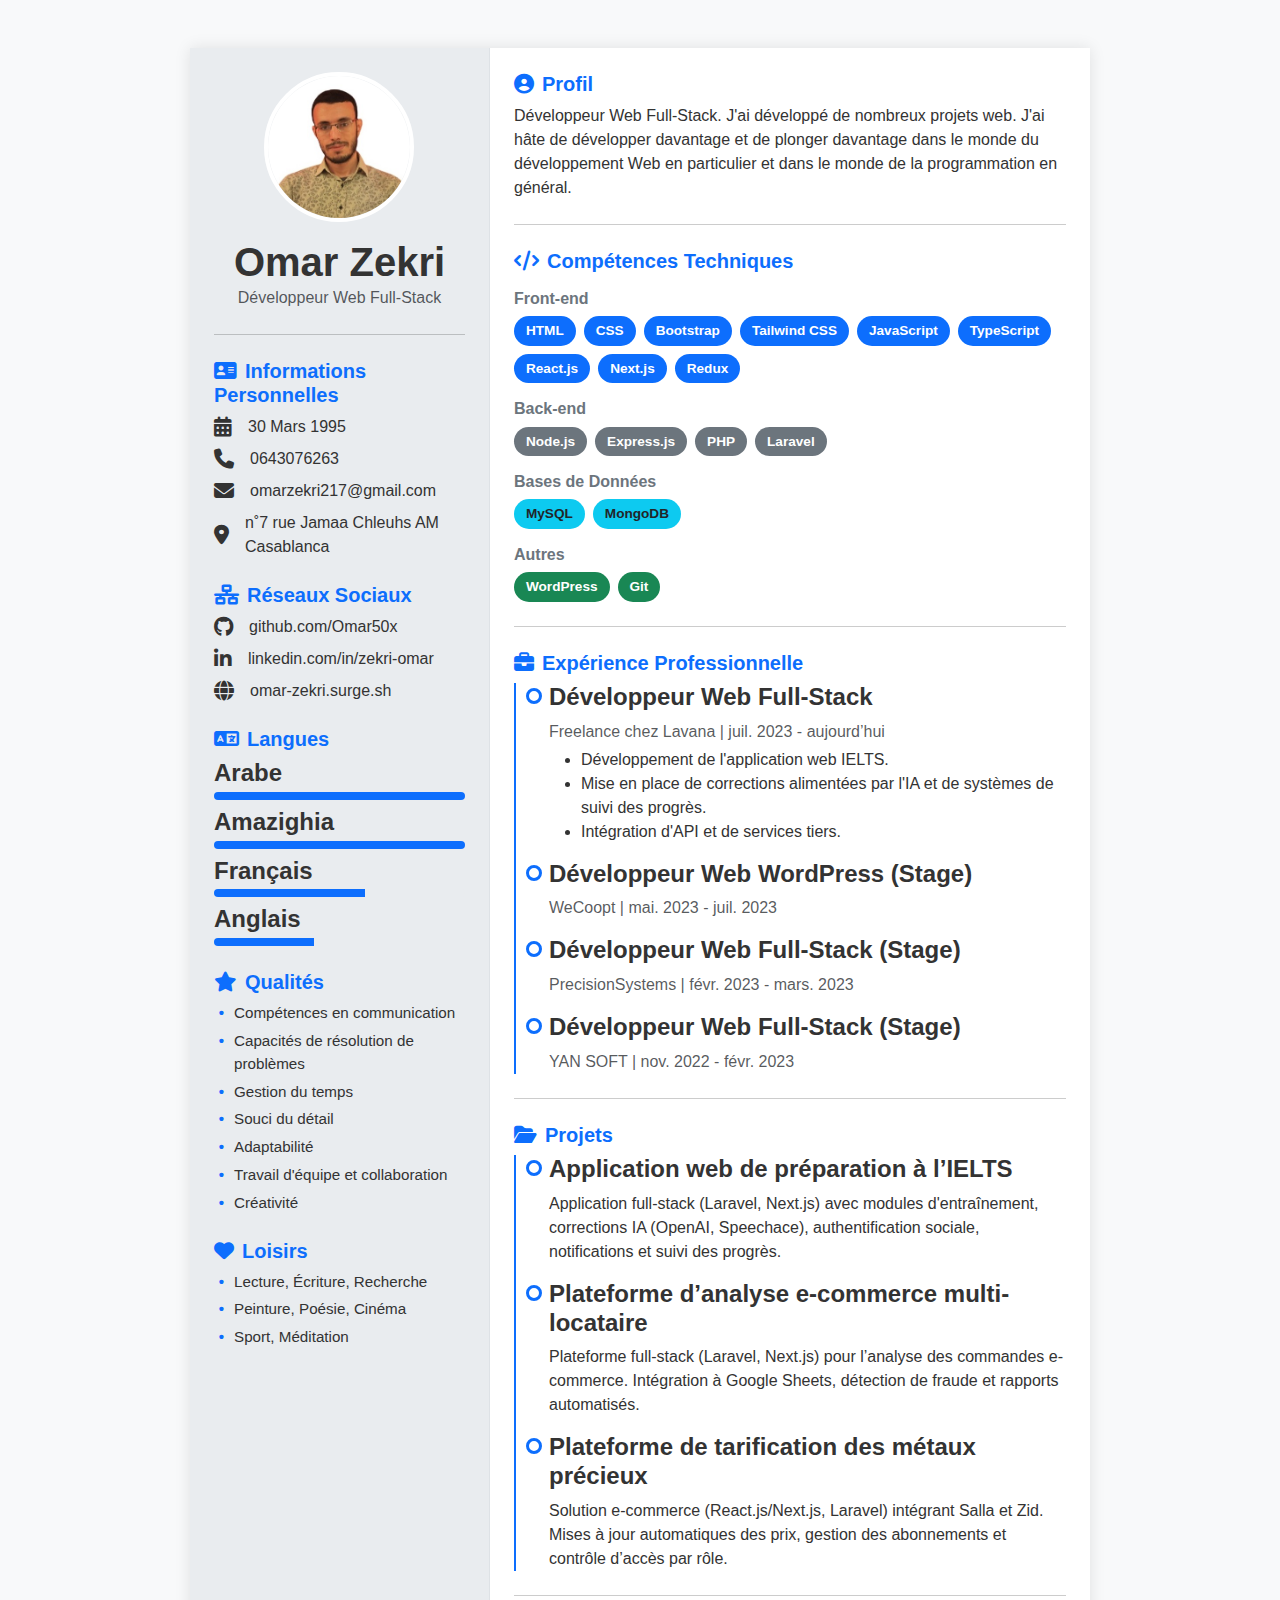
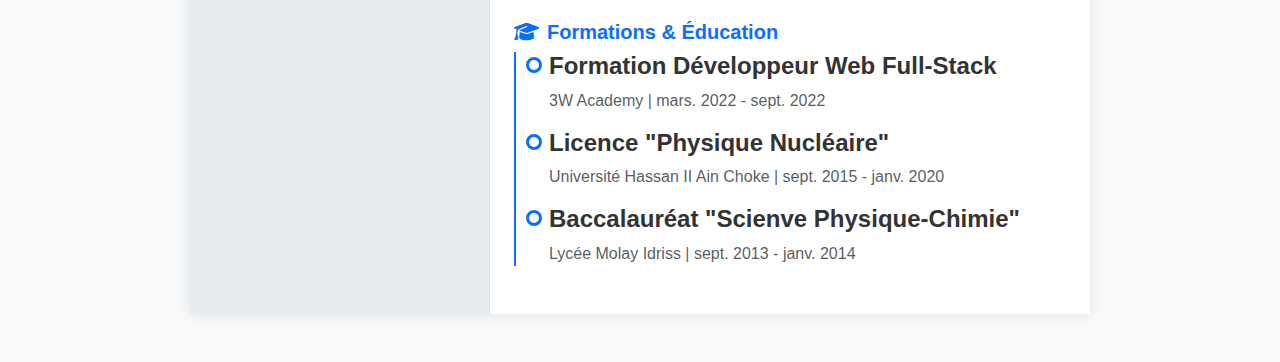
<file: print.html>
<!DOCTYPE html>
<html lang="fr">
<head>
    <meta charset="UTF-8">
    <meta name="viewport" content="width=device-width, initial-scale=1.0">
    <title>CV de Omar Zekri</title>
    <link rel="stylesheet" href="https://cdnjs.cloudflare.com/ajax/libs/bootstrap/5.3.3/css/bootstrap.min.css">
    <link rel="stylesheet" href="https://cdnjs.cloudflare.com/ajax/libs/font-awesome/6.5.2/css/all.min.css">
    <style>
        /* --- General Body and Container Styles for Screen --- */
        :root {
            --primary-color: #0d6efd; /* Bootstrap blue */
            --secondary-color: #6c757d; /* Bootstrap gray */
            --text-color: #333;
            --background-color: #f8f9fa;
            --sidebar-color: #e9ecef;
        }

        body {
            background-color: var(--background-color);
            font-family: -apple-system, BlinkMacSystemFont, "Segoe UI", Roboto, "Helvetica Neue", Arial, sans-serif;
            color: var(--text-color);
        }

        .cv-page {
            max-width: 900px;
            background-color: white;
            box-shadow: 0 0 15px rgba(0, 0, 0, 0.1);
        }

        .left-column {
            background-color: var(--sidebar-color);
        }

        .right-column {
            background-color: white;
        }

        /* --- Profile and Header Styles --- */
        .profile-img {
            width: 150px;
            height: 150px;
            object-fit: cover;
            border: 4px solid white;
        }

        h1, h2, h3, h4 {
            font-weight: 600;
        }

        .section-title {
            font-size: 1.25rem;
            color: var(--primary-color);
        }

        /* --- List and Progress Bar Styles --- */
        .list-unstyled li span, .list-unstyled li a {
            color: var(--text-color);
            text-decoration: none;
        }

        .list-unstyled li a:hover {
            text-decoration: underline;
        }

        .progress {
            height: 8px;
            background-color: #e9ecef;
        }

        .progress-bar {
            background-color: var(--primary-color);
        }

        .qualities-list li {
            font-size: 0.95rem;
            margin-bottom: 5px;
            position: relative;
            padding-left: 20px;
        }

        .qualities-list li::before {
            content: "•";
            color: var(--primary-color);
            font-weight: bold;
            display: inline-block;
            width: 1em;
            margin-left: -1em;
        }

        /* --- Skills Badges --- */
        .competence-group .badge {
            padding: 8px 12px;
            font-size: 0.85rem;
        }

        .competence-category {
            font-size: 1rem;
            color: var(--secondary-color);
            font-weight: bold;
            margin-bottom: 8px;
        }

        /* --- Timeline Styles for Experience and Education --- */
        .timeline {
            position: relative;
            padding-left: 20px;
        }

        .timeline::before {
            content: '';
            position: absolute;
            top: 0;
            left: 0;
            height: 100%;
            width: 2px;
            background-color: var(--primary-color);
        }

        .timeline-item {
            position: relative;
        }

        .timeline-dot {
            position: absolute;
            left: -8px;
            top: 5px;
            width: 16px;
            height: 16px;
            background-color: white;
            border: 3px solid var(--primary-color);
            border-radius: 50%;
        }

        .timeline-content {
            margin-left: 15px;
        }

        /* --- Print-Specific Styles --- */
        @media print {
            body {
                margin: 0;
                padding: 0;
                background: none;
                color: #000;
                -webkit-print-color-adjust: exact !important;
                color-adjust: exact !important;
            }

            .cv-page {
                margin: 0;
                padding: 0;
                box-shadow: none;
                border: none;
            }

            .left-column {
                background-color: #f0f0f0 !important;
                color: #000 !important;
            }

            .right-column {
                background-color: white !important;
                color: #000 !important;
            }
            
            .profile-img {
                border: 2px solid black !important;
            }

            .section-title {
                color: #000 !important;
                border-bottom: 1px solid #ccc;
                padding-bottom: 5px;
            }

            .list-unstyled a, .competence-group a {
                color: #000 !important;
                text-decoration: none !important;
                /* Hides the link destination */
                pointer-events: none;
                cursor: default;
            }

            .list-unstyled a:after, .competence-group a:after {
                content: " (" attr(href) ")";
                font-size: 0.8rem;
            }

            .progress {
                background-color: #ccc !important;
            }

            .progress-bar {
                background-color: #000 !important;
            }

            .badge {
                background-color: #ccc !important;
                color: #000 !important;
                border: 1px solid #000;
            }

            .timeline::before {
                background-color: #000 !important;
            }

            .timeline-dot {
                border-color: #000 !important;
                background-color: white !important;
            }

            .shadow, .border-end {
                box-shadow: none !important;
                border: none !important;
            }
        }
    </style>
</head>
<body>
    <div class="container my-5 cv-page">
        <div class="row">
            <div class="col-md-4 p-4 border-end left-column">
                <div class="text-center mb-4">
                    <img class="img-fluid rounded-circle mb-3 profile-img" src="img/preview.jpg" alt="Photo de profil d'Omar Zekri">
                    <h1 class="mb-0">Omar Zekri</h1>
                    <p class="text-muted">Développeur Web Full-Stack</p>
                </div>
                
                <hr class="my-4">

                <section class="mb-4">
                    <h2 class="section-title"><i class="fa-solid fa-address-card me-2"></i>Informations Personnelles</h2>
                    <ul class="list-unstyled">
                        <li class="d-flex align-items-center mb-2">
                            <i class="fa-solid fa-calendar-days me-3 fs-5"></i>
                            <span>30 Mars 1995</span>
                        </li>
                        <li class="d-flex align-items-center mb-2">
                            <i class="fa-solid fa-phone me-3 fs-5"></i>
                            <span>0643076263</span>
                        </li>
                        <li class="d-flex align-items-center mb-2">
                            <i class="fa-solid fa-envelope me-3 fs-5"></i>
                            <span>omarzekri217@gmail.com</span>
                        </li>
                        <li class="d-flex align-items-center mb-2">
                            <i class="fa-solid fa-location-dot me-3 fs-5"></i>
                            <span>n˚7 rue Jamaa Chleuhs AM Casablanca</span>
                        </li>
                    </ul>
                </section>

                <section class="mb-4">
                    <h2 class="section-title"><i class="fa-solid fa-network-wired me-2"></i>Réseaux Sociaux</h2>
                    <ul class="list-unstyled">
                        <li class="d-flex align-items-center mb-2">
                            <i class="fa-brands fa-github me-3 fs-5"></i>
                            <a href="https://github.com/Omar50x" target="_blank">github.com/Omar50x</a>
                        </li>
                        <li class="d-flex align-items-center mb-2">
                            <i class="fa-brands fa-linkedin-in me-3 fs-5"></i>
                            <a href="https://www.linkedin.com/in/zekri-omar-0483b8235/" target="_blank">linkedin.com/in/zekri-omar</a>
                        </li>
                        <li class="d-flex align-items-center mb-2">
                            <i class="fa-solid fa-globe me-3 fs-5"></i>
                            <a href="https://omar-zekri.surge.sh/" target="_blank">omar-zekri.surge.sh</a>
                        </li>
                    </ul>
                </section>

                <section class="mb-4">
                    <h2 class="section-title"><i class="fa-solid fa-language me-2"></i>Langues</h2>
                    <ul class="list-unstyled">
                        <li class="mb-2">
                            <h4 class="mb-1">Arabe</h4>
                            <div class="progress" role="progressbar" aria-label="Arabe proficiency" aria-valuenow="100" aria-valuemin="0" aria-valuemax="100">
                                <div class="progress-bar" style="width: 100%"></div>
                            </div>
                        </li>
                        <li class="mb-2">
                            <h4 class="mb-1">Amazighia</h4>
                            <div class="progress" role="progressbar" aria-label="Amazighia proficiency" aria-valuenow="100" aria-valuemin="0" aria-valuemax="100">
                                <div class="progress-bar" style="width: 100%"></div>
                            </div>
                        </li>
                        <li class="mb-2">
                            <h4 class="mb-1">Français</h4>
                            <div class="progress" role="progressbar" aria-label="Français proficiency" aria-valuenow="60" aria-valuemin="0" aria-valuemax="100">
                                <div class="progress-bar" style="width: 60%"></div>
                            </div>
                        </li>
                        <li class="mb-2">
                            <h4 class="mb-1">Anglais</h4>
                            <div class="progress" role="progressbar" aria-label="Anglais proficiency" aria-valuenow="40" aria-valuemin="0" aria-valuemax="100">
                                <div class="progress-bar" style="width: 40%"></div>
                            </div>
                        </li>
                    </ul>
                </section>
                
                <section class="mb-4">
                    <h2 class="section-title"><i class="fa-solid fa-star me-2"></i>Qualités</h2>
                    <ul class="list-unstyled qualities-list">
                        <li>Compétences en communication</li>
                        <li>Capacités de résolution de problèmes</li>
                        <li>Gestion du temps</li>
                        <li>Souci du détail</li>
                        <li>Adaptabilité</li>
                        <li>Travail d'équipe et collaboration</li>
                        <li>Créativité</li>
                    </ul>
                </section>
                
                <section>
                    <h2 class="section-title"><i class="fa-solid fa-heart me-2"></i>Loisirs</h2>
                    <ul class="list-unstyled qualities-list">
                        <li>Lecture, Écriture, Recherche</li>
                        <li>Peinture, Poésie, Cinéma</li>
                        <li>Sport, Méditation</li>
                    </ul>
                </section>
            </div>

            <div class="col-md-8 p-4 right-column">
                <section class="mb-4">
                    <h2 class="section-title"><i class="fa-solid fa-user-circle me-2"></i>Profil</h2>
                    <p>Développeur Web Full-Stack. J'ai développé de nombreux projets web. J'ai hâte de développer davantage et de plonger davantage dans le monde du développement Web en particulier et dans le monde de la programmation en général.</p>
                </section>
                
                <hr class="my-4">

                <section class="mb-4">
                    <h2 class="section-title"><i class="fa-solid fa-code me-2"></i>Compétences Techniques</h2>
                    <div class="competence-group mt-3">
                        <h4 class="competence-category">Front-end</h4>
                        <div class="d-flex flex-wrap gap-2">
                            <span class="badge rounded-pill bg-primary">HTML</span>
                            <span class="badge rounded-pill bg-primary">CSS</span>
                            <span class="badge rounded-pill bg-primary">Bootstrap</span>
                            <span class="badge rounded-pill bg-primary">Tailwind CSS</span>
                            <span class="badge rounded-pill bg-primary">JavaScript</span>
                            <span class="badge rounded-pill bg-primary">TypeScript</span>
                            <span class="badge rounded-pill bg-primary">React.js</span>
                            <span class="badge rounded-pill bg-primary">Next.js</span>
                            <span class="badge rounded-pill bg-primary">Redux</span>
                        </div>
                    </div>
                    <div class="competence-group mt-3">
                        <h4 class="competence-category">Back-end</h4>
                        <div class="d-flex flex-wrap gap-2">
                            <span class="badge rounded-pill bg-secondary">Node.js</span>
                            <span class="badge rounded-pill bg-secondary">Express.js</span>
                            <span class="badge rounded-pill bg-secondary">PHP</span>
                            <span class="badge rounded-pill bg-secondary">Laravel</span>
                        </div>
                    </div>
                    <div class="competence-group mt-3">
                        <h4 class="competence-category">Bases de Données</h4>
                        <div class="d-flex flex-wrap gap-2">
                            <span class="badge rounded-pill bg-info text-dark">MySQL</span>
                            <span class="badge rounded-pill bg-info text-dark">MongoDB</span>
                        </div>
                    </div>
                    <div class="competence-group mt-3">
                        <h4 class="competence-category">Autres</h4>
                        <div class="d-flex flex-wrap gap-2">
                            <span class="badge rounded-pill bg-success">WordPress</span>
                            <span class="badge rounded-pill bg-success">Git</span>
                        </div>
                    </div>
                </section>

                <hr class="my-4">

                <section class="mb-4">
                    <h2 class="section-title"><i class="fa-solid fa-briefcase me-2"></i>Expérience Professionnelle</h2>
                    <div class="timeline">
                        <div class="timeline-item mb-3">
                            <div class="timeline-dot"></div>
                            <div class="timeline-content">
                                <h4 class="fw-bold">Développeur Web Full-Stack</h4>
                                <p class="text-muted mb-1">Freelance chez Lavana | juil. 2023 - aujourd’hui</p>
                                <ul class="mb-0">
                                    <li>Développement de l'application web IELTS.</li>
                                    <li>Mise en place de corrections alimentées par l'IA et de systèmes de suivi des progrès.</li>
                                    <li>Intégration d'API et de services tiers.</li>
                                </ul>
                            </div>
                        </div>
                        <div class="timeline-item mb-3">
                            <div class="timeline-dot"></div>
                            <div class="timeline-content">
                                <h4 class="fw-bold">Développeur Web WordPress (Stage)</h4>
                                <p class="text-muted mb-1">WeCoopt | mai. 2023 - juil. 2023</p>
                            </div>
                        </div>
                        <div class="timeline-item mb-3">
                            <div class="timeline-dot"></div>
                            <div class="timeline-content">
                                <h4 class="fw-bold">Développeur Web Full-Stack (Stage)</h4>
                                <p class="text-muted mb-1">PrecisionSystems | févr. 2023 - mars. 2023</p>
                            </div>
                        </div>
                        <div class="timeline-item mb-3">
                            <div class="timeline-dot"></div>
                            <div class="timeline-content">
                                <h4 class="fw-bold">Développeur Web Full-Stack (Stage)</h4>
                                <p class="text-muted mb-1">YAN SOFT | nov. 2022 - févr. 2023</p>
                            </div>
                        </div>
                    </div>
                </section>
                
                <hr class="my-4">

                <section class="mb-4">
                    <h2 class="section-title"><i class="fa-solid fa-folder-open me-2"></i>Projets</h2>
                    <div class="timeline">
                        <div class="timeline-item mb-3">
                            <div class="timeline-dot"></div>
                            <div class="timeline-content">
                                <h4 class="fw-bold">Application web de préparation à l’IELTS</h4>
                                <p>Application full-stack (Laravel, Next.js) avec modules d'entraînement, corrections IA (OpenAI, Speechace), authentification sociale, notifications et suivi des progrès.</p>
                            </div>
                        </div>
                        <div class="timeline-item mb-3">
                            <div class="timeline-dot"></div>
                            <div class="timeline-content">
                                <h4 class="fw-bold">Plateforme d’analyse e-commerce multi-locataire</h4>
                                <p>Plateforme full-stack (Laravel, Next.js) pour l’analyse des commandes e-commerce. Intégration à Google Sheets, détection de fraude et rapports automatisés.</p>
                            </div>
                        </div>
                        <div class="timeline-item mb-3">
                            <div class="timeline-dot"></div>
                            <div class="timeline-content">
                                <h4 class="fw-bold">Plateforme de tarification des métaux précieux</h4>
                                <p>Solution e-commerce (React.js/Next.js, Laravel) intégrant Salla et Zid. Mises à jour automatiques des prix, gestion des abonnements et contrôle d’accès par rôle.</p>
                            </div>
                        </div>
                    </div>
                </section>

                <hr class="my-4">

                <section class="mb-4">
                    <h2 class="section-title"><i class="fa-solid fa-graduation-cap me-2"></i>Formations & Éducation</h2>
                    <div class="timeline">
                        <div class="timeline-item mb-3">
                            <div class="timeline-dot"></div>
                            <div class="timeline-content">
                                <h4 class="fw-bold">Formation Développeur Web Full-Stack</h4>
                                <p class="text-muted mb-1">3W Academy | mars. 2022 - sept. 2022</p>
                            </div>
                        </div>
                        <div class="timeline-item mb-3">
                            <div class="timeline-dot"></div>
                            <div class="timeline-content">
                                <h4 class="fw-bold">Licence "Physique Nucléaire"</h4>
                                <p class="text-muted mb-1">Université Hassan II Ain Choke | sept. 2015 - janv. 2020</p>
                            </div>
                        </div>
                        <div class="timeline-item mb-3">
                            <div class="timeline-dot"></div>
                            <div class="timeline-content">
                                <h4 class="fw-bold">Baccalauréat "Scienve Physique-Chimie"</h4>
                                <p class="text-muted mb-1">Lycée Molay Idriss | sept. 2013 - janv. 2014</p>
                            </div>
                        </div>
                    </div>
                </section>
            </div>
        </div>
    </div>
</body>
</html>
</file>
<file: CSS/style.css>
:root{
    --color1: #3A5B87;
    --color2: #D8D8D8;
}
.divl{
    background-color: var(--color2);
}
.background-imag{
    background-color: var(--color1);
    border-radius: 0 0 150px 150px;
    margin: 0 -11px 0 -11px;
}
.mon-imag{
    border-radius: 50%;
    border: solid 13px #ccc8c8;
}
.nome-imag{
    position: relative;
    top: 70px;
}
.information-p{
    margin-top: 140px;
}
h3{
    color: var(--color1);
}
.logo-p{
    color: var(--color1);
}
.fa-linkedin{
    color: #0073B1;
}
.fa-facebook{
    color: #1873EB;
}
.fa-instagram-square{
    color: #F3864D;
}
.fa-youtube{
    color: #F70000;
}
.circle-bleu{
    color: var(--color1);
}
.circle-gry{
    color: #afafb6;
}
.fa-square{
    color: var(--color1);
}
.ans{
    color: #999898;
}
h2{
    color: var(--color1);
}
p{
    font-size: 1.5em;
}
</file>
